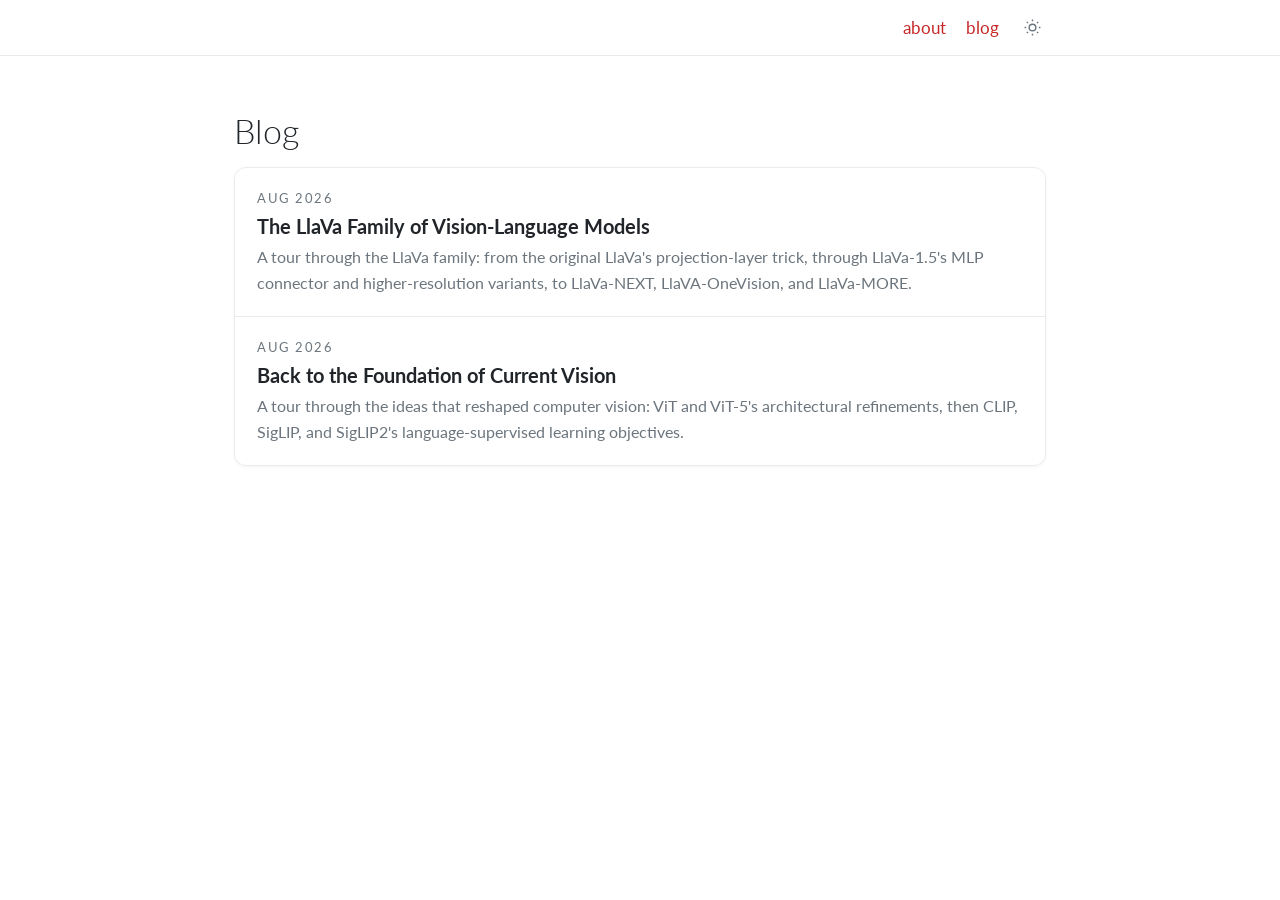
<file: blog/index.html>
<!DOCTYPE html>
<html lang="en">
<head>
<meta charset="utf-8">
<meta name="viewport" content="width=device-width, initial-scale=1">
<title>Blog</title>
<meta name="description" content="Blog posts.">

<link rel="preconnect" href="https://fonts.googleapis.com">
<link rel="preconnect" href="https://fonts.gstatic.com" crossorigin>
<link href="https://fonts.googleapis.com/css2?family=Lato:ital,wght@0,300;0,400;0,700;1,400;1,700&display=swap" rel="stylesheet">
<link rel="stylesheet" href="../assets/css/style.css">
<link rel="stylesheet" href="../assets/css/blog.css">
</head>
<body>

<nav class="nav">
  <div class="nav-inner">
    <a class="navlink" href="../index.html#top">about</a>
    <a class="navlink" href="index.html">blog</a>
    <button class="iconbtn" id="toggle-theme" aria-label="Toggle dark mode">
      <svg viewBox="0 0 24 24" width="19" height="19" fill="none" stroke="currentColor" stroke-width="1.8"><circle cx="12" cy="12" r="4.2"/><path d="M12 2v2M12 20v2M2 12h2M20 12h2M4.9 4.9l1.4 1.4M17.7 17.7l1.4 1.4M19.1 4.9l-1.4 1.4M6.3 17.7l-1.4 1.4"/></svg>
    </button>
  </div>
</nav>

<main>
  <h2 class="section" style="margin-top:0">Blog</h2>
  <div class="blog-list" id="blog-list"></div>
</main>

<script src="../data/config.js"></script>
<script src="../data/blogs.js"></script>
<script src="../assets/js/blog.js"></script>
</body>
</html>
</file>
<file: assets/css/style.css>
/* ============================================================
   You rarely need to touch this file.
   Change the accent color in data/config.js instead.
   ============================================================ */

:root{
  --accent:#c62828;
  --accent-soft:#fbeaea;
  --bg:#ffffff;
  --text:#212529;
  --muted:#6c757d;
  --line:#e9ecef;
  --hover:#f8f9fa;
  --highlight:#e03131;
  --radius:4px;
}
html[data-theme="dark"]{
  --bg:#1c1c1d;
  --text:#e8e8e8;
  --muted:#9a9a9a;
  --line:#2f2f31;
  --hover:#242426;
  --accent-soft:rgba(198,40,40,.12);
}

*{box-sizing:border-box}
html{scroll-behavior:smooth}
@media (prefers-reduced-motion:reduce){html{scroll-behavior:auto}*{transition:none!important;animation:none!important}}

body{
  margin:0;background:var(--bg);color:var(--text);
  font-family:Lato,-apple-system,BlinkMacSystemFont,"Segoe UI",Helvetica,Arial,sans-serif;
  font-size:17px;line-height:1.6;-webkit-font-smoothing:antialiased;
  transition:background .2s ease,color .2s ease;
}
a{color:var(--accent);text-decoration:none}
a:hover{text-decoration:underline}
:focus-visible{outline:2px solid var(--accent);outline-offset:3px;border-radius:2px}

/* ---------------- nav ---------------- */
.nav{position:sticky;top:0;z-index:50;background:var(--bg);border-bottom:1px solid var(--line)}
.nav-inner{max-width:860px;margin:0 auto;padding:14px 24px;display:flex;align-items:center;justify-content:flex-end;gap:20px}
.navlink{font-size:17px}
.iconbtn{background:none;border:0;padding:4px;cursor:pointer;color:var(--muted);display:inline-flex;align-items:center;gap:6px;font-size:15px;font-family:inherit}
.iconbtn:hover{color:var(--text)}
.kbd{font-size:14px;letter-spacing:.02em}

/* ---------------- layout ---------------- */
main{max-width:860px;margin:0 auto;padding:48px 24px 24px}
h1.name{font-size:52px;font-weight:300;letter-spacing:-.01em;margin:0 0 28px;line-height:1.1}
h1.name b{font-weight:700}
h2.section{font-size:34px;font-weight:300;margin:56px 0 8px}

/* ---------------- bio ---------------- */
.photo{float:right;width:245px;margin:4px 0 20px 32px;border-radius:var(--radius);display:block}
.bio p{margin:0 0 18px}
.bio::after{content:"";display:block;clear:both}

/* ---------------- updates card ---------------- */
.updates{
  border:1px solid var(--line);border-radius:12px;overflow:hidden;margin-top:40px;
  box-shadow:0 1px 3px rgba(0,0,0,.05);
}
.updates-head{
  display:flex;align-items:center;gap:11px;padding:15px 22px;
  background:var(--hover);border-bottom:1px solid var(--line);
  font-size:13px;font-weight:700;letter-spacing:.15em;text-transform:uppercase;color:var(--muted);
}
.dot{width:8px;height:8px;border-radius:50%;background:var(--accent);flex:none}
.update{padding:17px 22px;border-bottom:1px solid var(--line)}
.update:last-of-type{border-bottom:0}
.update.pinned{background:var(--accent-soft)}
.update-date{font-size:13px;font-weight:400;letter-spacing:.12em;text-transform:uppercase;color:var(--muted);margin:0 0 3px}
.update-title{font-size:18px;font-weight:700;margin:0 0 3px;line-height:1.4;color:var(--text)}
.update.pinned .update-title{color:var(--accent)}
.update-title a{color:inherit}
.update-tag{color:var(--highlight);font-weight:400}
.update-desc{margin:0;color:var(--muted);font-size:16px}
.updates-more{
  width:100%;background:none;border:0;border-top:1px solid var(--line);
  padding:13px;cursor:pointer;font-family:inherit;font-size:14px;color:var(--muted);
  letter-spacing:.06em;text-transform:uppercase;
}
.updates-more:hover{background:var(--hover);color:var(--accent)}

/* ---------------- scholar note ---------------- */
.scholar-note{margin:0;color:var(--muted)}

/* ---------------- tabs ---------------- */
.tabs{display:flex;gap:20px;margin:28px 0 32px}
.tab{background:none;border:0;padding:0 0 6px;cursor:pointer;font-family:inherit;font-size:17px;color:var(--muted);border-bottom:2px solid transparent}
.tab[aria-selected="true"]{color:var(--accent);border-bottom-color:var(--accent)}

/* ---------------- publications ---------------- */
.pub{display:grid;grid-template-columns:180px 1fr;gap:26px;padding:18px 12px;margin:0 -12px;border-radius:var(--radius);transition:background .15s ease}
.pub:hover{background:var(--hover)}
.pub-media{display:flex;flex-direction:column;gap:6px}
.badge{background:var(--accent);color:#fff;font-size:12px;font-weight:700;letter-spacing:.06em;text-transform:uppercase;text-align:center;padding:3px 8px;border-radius:3px}
.thumb{width:100%;aspect-ratio:4/3;object-fit:cover;object-position:top;border:1px solid var(--line);border-radius:3px;background:var(--hover)}
.thumb-fallback{width:100%;aspect-ratio:4/3;border:1px dashed var(--line);border-radius:3px;display:flex;align-items:center;justify-content:center;color:var(--muted);font-size:12px}
.pub-title{font-size:19px;font-weight:700;margin:0 0 4px;line-height:1.35}
.pub-authors{margin:0 0 2px}
.pub-authors u{text-decoration-thickness:1px;text-underline-offset:3px}
.pub-venue{margin:0;font-style:italic}
.pub-note{color:var(--highlight);font-style:italic;font-weight:700}
.pub-links{display:flex;flex-wrap:wrap;gap:8px;margin-top:12px}
.pub-links a{border:1px solid var(--text);color:var(--text);border-radius:3px;padding:4px 12px;font-size:13px;letter-spacing:.06em;text-transform:uppercase}
.pub-links a:hover{background:var(--accent);border-color:var(--accent);color:#fff;text-decoration:none}

/* ---------------- info cards (education / internships / awards) ---------------- */
.card{border:1px solid var(--line);border-radius:12px;overflow:hidden;box-shadow:0 1px 3px rgba(0,0,0,.05)}
.entry{padding:17px 22px;border-bottom:1px solid var(--line)}
.entry:last-child{border-bottom:0}
.entry-date{font-size:13px;font-weight:400;letter-spacing:.12em;text-transform:uppercase;color:var(--muted);margin:0 0 3px}
.entry-title{font-size:18px;font-weight:700;margin:0 0 3px;line-height:1.4;color:var(--text)}
.entry-sub{margin:0 0 3px;font-style:italic;color:var(--muted)}
.entry-desc{margin:0;color:var(--muted);font-size:16px}

/* ---------------- visitors ---------------- */
.visitors{border:1px solid var(--line);border-radius:12px;background:var(--hover);padding:18px;margin-bottom:60px;display:flex;flex-direction:column;align-items:center;gap:18px}
.visitor-badge{height:20px}
.visitor-map{width:100%;overflow:hidden;border-radius:4px;display:flex;justify-content:center}
.visitor-map iframe,.visitor-map img,.visitor-map > div{max-width:100%}

/* ---------------- social icons ---------------- */
.social-top{display:flex;justify-content:flex-start;gap:22px;margin:-8px 0 40px}
.social-top a{color:var(--muted);display:inline-flex}
.social-top a:hover{color:var(--accent)}
.social-top svg{width:23px;height:23px;fill:currentColor}

/* ---------------- search ---------------- */
.overlay{position:fixed;inset:0;background:rgba(0,0,0,.45);z-index:100;display:none;align-items:flex-start;justify-content:center;padding:12vh 20px 20px}
.overlay.open{display:flex}
.searchbox{width:100%;max-width:560px;background:var(--bg);border-radius:8px;overflow:hidden;box-shadow:0 20px 60px rgba(0,0,0,.3);border:1px solid var(--line)}
.searchbox input{width:100%;border:0;border-bottom:1px solid var(--line);background:transparent;color:var(--text);padding:16px 18px;font-size:17px;font-family:inherit}
.searchbox input:focus{outline:none}
.results{max-height:50vh;overflow:auto;margin:0;padding:0;list-style:none}
.results li a{display:block;padding:12px 18px;color:var(--text);border-bottom:1px solid var(--line)}
.results li a:hover{background:var(--hover);text-decoration:none}
.results small{display:block;color:var(--muted);font-size:13px}
.results .empty{padding:16px 18px;color:var(--muted)}

/* ---------------- mobile ---------------- */
@media (max-width:700px){
  body{font-size:16px}
  h1.name{font-size:40px}
  h2.section{font-size:28px}
  .photo{float:none;width:60%;max-width:240px;margin:0 auto 24px}
  .pub{grid-template-columns:1fr;gap:14px}
  .pub-media{max-width:230px}
  .update{padding:15px 18px}
  .entry{padding:15px 18px}
}
</file>
<file: assets/css/blog.css>
/* ============================================================
   Blog-only styles: list page cards + rendered markdown typography.
   Reuses the CSS variables defined in style.css.
   ============================================================ */

/* ---------------- list page ---------------- */
.blog-list{border:1px solid var(--line);border-radius:12px;overflow:hidden;box-shadow:0 1px 3px rgba(0,0,0,.05)}

.blog-item{display:block;padding:20px 22px;border-bottom:1px solid var(--line);transition:background .15s ease}
.blog-item:last-child{border-bottom:0}
.blog-item:hover{background:var(--hover);text-decoration:none}
.blog-item-date{font-size:13px;font-weight:400;letter-spacing:.12em;text-transform:uppercase;color:var(--muted);margin:0 0 4px}
.blog-item-title{font-size:20px;font-weight:700;margin:0 0 4px;line-height:1.4;color:var(--text)}
.blog-item-excerpt{margin:0;color:var(--muted);font-size:16px}
.blog-empty{padding:20px 22px;color:var(--muted)}

/* ---------------- post header ---------------- */
.post-date{font-size:13px;font-weight:400;letter-spacing:.12em;text-transform:uppercase;color:var(--muted);margin:0 0 8px}
.post-title{font-size:40px;font-weight:300;letter-spacing:-.01em;margin:0 0 28px;line-height:1.15}
.back-link{display:inline-block;margin-bottom:28px;font-size:15px}

/* ---------------- rendered markdown body ---------------- */
.post-body{font-size:17px;line-height:1.7}
.post-body h1,.post-body h2,.post-body h3,.post-body h4{font-weight:700;line-height:1.35;margin:1.6em 0 .5em}
.post-body h1{font-size:30px;border-bottom:1px solid var(--line);padding-bottom:.3em}
.post-body h2{font-size:25px}
.post-body h3{font-size:21px}
.post-body h4{font-size:18px}
.post-body p{margin:0 0 1.1em}
.post-body ul,.post-body ol{margin:0 0 1.1em;padding-left:1.4em}
.post-body li{margin:0 0 .4em}
.post-body img{max-width:100%;display:block;margin:1.4em auto;border-radius:var(--radius);border:1px solid var(--line)}
.post-body a{color:var(--accent)}
.post-body strong{font-weight:700}
.post-body hr{border:0;border-top:1px solid var(--line);margin:2em 0}
.post-body code{background:var(--hover);border-radius:3px;padding:.15em .4em;font-size:.9em;font-family:ui-monospace,SFMono-Regular,Menlo,Consolas,monospace}
.post-body pre{background:var(--hover);border:1px solid var(--line);border-radius:8px;padding:14px 16px;overflow-x:auto;margin:0 0 1.1em}
.post-body pre code{background:none;padding:0}
.post-body blockquote{margin:0 0 1.1em;padding:2px 18px;border-left:3px solid var(--accent);color:var(--muted)}
.post-body table{border-collapse:collapse;width:100%;margin:0 0 1.4em;display:block;overflow-x:auto}
.post-body th,.post-body td{border:1px solid var(--line);padding:8px 12px;text-align:left}
.post-body th{background:var(--hover)}
.post-body details{margin:1.2em 0}
.post-body .katex-display{overflow-x:auto;overflow-y:hidden;padding:.2em 0}

.post-loading{color:var(--muted);padding:20px 0}
</file>
